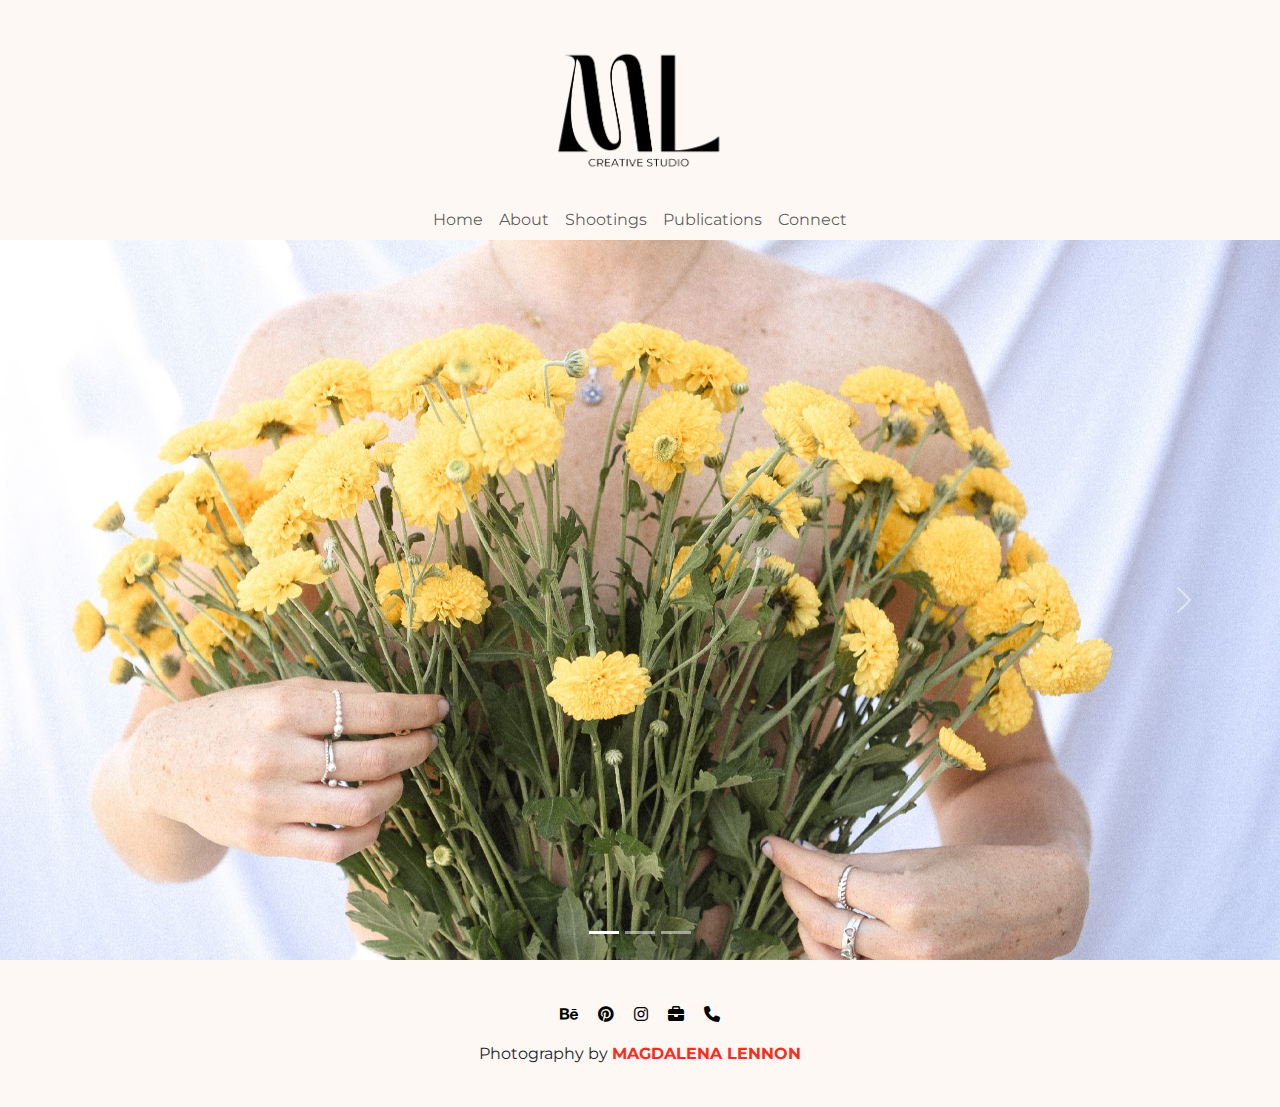
<file: index.html>
<!DOCTYPE html>
<html lang="en">
<head>
    <meta charset="UTF-8">
    <meta name="viewport" content="width=device-width, initial-scale=1.0">

    <!-- ICONS -->
    <link rel="stylesheet" href="https://cdnjs.cloudflare.com/ajax/libs/font-awesome/6.5.1/css/all.min.css">

    <!-- FAVICON -->
    <link rel="shortcut icon" href="./assets/favicon/favicon.ico" type="image/x-icon">

    <!-- BOOTSTRAP STYLES -->
    <link href="https://cdn.jsdelivr.net/npm/bootstrap@5.3.3/dist/css/bootstrap.min.css" rel="stylesheet" integrity="sha384-QWTKZyjpPEjISv5WaRU9OFeRpok6YctnYmDr5pNlyT2bRjXh0JMhjY6hW+ALEwIH" crossorigin="anonymous">
    
    <!-- CSS STYLES -->
    <link rel="stylesheet" href="./styles/styles.css">

    <title>Mag Lennon</title>
</head>
<body>
    <!-- HEADER: LOGO AND NAV BAR-->
    <div class="container-fluid p-0">
        <div class="row m-0">
        <div class="col-lg-12 col-xs-12 p-0">
            <nav class="navbar navbar-expand-sm p-0">
                <a class="navbar-brand p-0" href="./index.html"><img src="./assets/logoTransparente.png" class="logo" alt="logo"></a>
                <div class="container-fluid mb-10">
                  <button class="navbar-toggler" type="button" data-bs-toggle="collapse" data-bs-target="#collapsibleNavbar">
                    <span class="navbar-toggler-icon"></span>
                  </button>
                  <div class="collapse navbar-collapse justify-content-around" id="collapsibleNavbar">
                    <ul class="navbar-nav">
                      <li class="nav-item">
                        <a class="nav-link" href="./index.html">Home</a>
                      </li>
                      <li class="nav-item">
                        <a class="nav-link" href="./pages/about.html">About</a>
                      </li>
                      <li class="nav-item">
                        <a class="nav-link" href="./pages/shootings.html">Shootings</a>
                      </li>
                      <li class="nav-item">
                        <a class="nav-link" href="./pages/publications.html">Publications</a>
                      </li>
                      <li class="nav-item">
                        <a class="nav-link" href="./pages/connect.html">Connect</a>
                      </li>
                    </ul>
                  </div>
                </div>
              </nav>
        </div>
        </div>
    </div>
    <!-- END HEADER AND NAV BAR -->

    <!-- START CAROUSEL -->

<!-- Carousel -->
<div class="container-fluid">
    <div class="row">
    <div class="col-lg-12 col-xs-12 p-0">
        <div id="demo" class="carousel slide" data-bs-ride="carousel">

            <!-- Indicators/dots -->
            <div class="carousel-indicators">
            <button type="button" data-bs-target="#demo" data-bs-slide-to="0" class="active"></button>
            <button type="button" data-bs-target="#demo" data-bs-slide-to="1"></button>
            <button type="button" data-bs-target="#demo" data-bs-slide-to="2"></button>
            </div>
            
            <!-- The slideshow/carousel -->
            <div class="carousel-inner">
            <div class="carousel-item active">
                <img src="./assets/carousel01.jpg" alt="flowers" class="d-block w-100">
            </div>
            <div class="carousel-item">
                <img src="./assets/carousel02.jpg" alt="red" class="d-block w-100">
            </div>
            <div class="carousel-item">
                <img src="./assets/carousel03.gif" alt="beach" class="d-block w-100">
            </div>
            </div>
            
            <!-- Left and right controls/icons -->
            <button class="carousel-control-prev" type="button" data-bs-target="#demo" data-bs-slide="prev">
            <span class="carousel-control-prev-icon"></span>
            </button>
            <button class="carousel-control-next" type="button" data-bs-target="#demo" data-bs-slide="next">
            <span class="carousel-control-next-icon"></span>
            </button>
        </div>
    </div>
    </div>
</div>  
<!-- END CAROUSEL -->

<!-- FOOTER START-->
<footer>
    <div class="container-fluid">
        <div class="row">
            <div class="col-lg-12 col-xs-12 socialMedia">
                <a href="https://www.behance.net/lennonmagg/">
                    <i class="fa-brands fa-behance social"></i>
                </a>
                <a href="https://ar.pinterest.com/magglennon/">
                    <i class="fa-brands fa-pinterest social"></i>
                </a>
                <a href="https://www.instagram.com/magglennon/">
                    <i class="fa-brands fa-instagram social"></i>
                </a>
                <a href="https://lennonmagdalena.myportfolio.com/">
                    <i class="fa-solid fa-briefcase social"></i>
                </a>
                <a href="./pages/connect.html">
                  <i class="fa-solid fa-phone social"></i>
              </a>
            </div>
        </div>
    </div>
    <p class="copyRight">Photography by <span class="name">Magdalena Lennon</span></p>
</footer>
<!-- FOOTER END -->

<!-- BOOTSTRAP JS -->
    <script src="https://cdn.jsdelivr.net/npm/@popperjs/core@2.11.8/dist/umd/popper.min.js" integrity="sha384-I7E8VVD/ismYTF4hNIPjVp/Zjvgyol6VFvRkX/vR+Vc4jQkC+hVqc2pM8ODewa9r" crossorigin="anonymous"></script>
    <script src="https://cdn.jsdelivr.net/npm/bootstrap@5.3.3/dist/js/bootstrap.min.js" integrity="sha384-0pUGZvbkm6XF6gxjEnlmuGrJXVbNuzT9qBBavbLwCsOGabYfZo0T0to5eqruptLy" crossorigin="anonymous"></script>
</body>
</html>
</file>
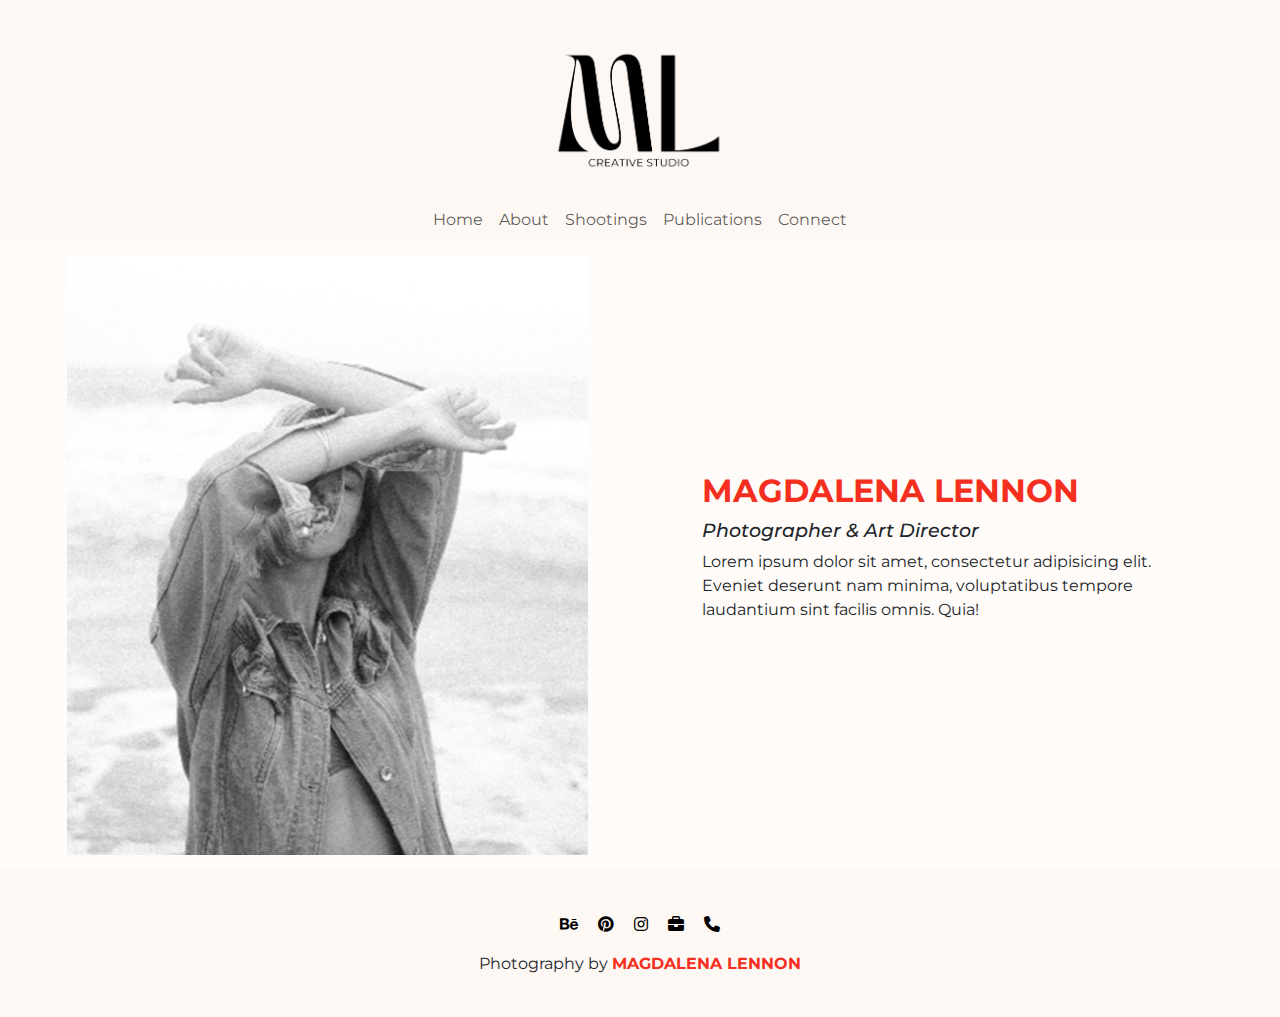
<file: pages/about.html>
<!DOCTYPE html>
<html lang="en">
<head>
    <meta charset="UTF-8">
    <meta name="viewport" content="width=device-width, initial-scale=1.0">

    <!-- ICONS -->
    <link rel="stylesheet" href="https://cdnjs.cloudflare.com/ajax/libs/font-awesome/6.5.1/css/all.min.css">

    <!-- FAVICON -->
    <link rel="shortcut icon" href="../assets/favicon/favicon.ico" type="image/x-icon">

    <!-- BOOTSTRAP STYLES -->
    <link href="https://cdn.jsdelivr.net/npm/bootstrap@5.3.3/dist/css/bootstrap.min.css" rel="stylesheet" integrity="sha384-QWTKZyjpPEjISv5WaRU9OFeRpok6YctnYmDr5pNlyT2bRjXh0JMhjY6hW+ALEwIH" crossorigin="anonymous">
    
    <!-- CSS STYLES -->
    <link rel="stylesheet" href="../styles/styles.css">

    <!-- TITLE -->
    <title>About ML</title>
</head>
<body>
    <!-- HEADER: LOGO AND NAV BAR-->
    <div class="container-fluid p-0">
      <div class="row m-0">
      <div class="col-lg-12 col-xs-12 p-0">
          <nav class="navbar navbar-expand-sm p-0">
              <a class="navbar-brand p-0" href="../index.html"><img src="../assets/logoTransparente.png" class="logo" alt="logo"></a>
              <div class="container-fluid mb-10">
                <button class="navbar-toggler" type="button" data-bs-toggle="collapse" data-bs-target="#collapsibleNavbar">
                  <span class="navbar-toggler-icon"></span>
                </button>
                <div class="collapse navbar-collapse justify-content-around" id="collapsibleNavbar">
                  <ul class="navbar-nav">
                    <li class="nav-item">
                      <a class="nav-link" href="../index.html">Home</a>
                    </li>
                    <li class="nav-item">
                      <a class="nav-link" href="../pages/about.html">About</a>
                    </li>
                    <li class="nav-item">
                      <a class="nav-link" href="../pages/shootings.html">Shootings</a>
                    </li>
                    <li class="nav-item">
                      <a class="nav-link" href="../pages/publications.html">Publications</a>
                    </li>
                    <li class="nav-item">
                      <a class="nav-link" href="../pages/connect.html">Connect</a>
                    </li>
                  </ul>
                </div>
              </div>
            </nav>
      </div>
      </div>
  </div>
    <!-- END HEADER AND NAV BAR -->

    <!-- MAIN ABOUT START -->
    <div class="container-fluid m-0">
      <div class="row rowAbout">
        <div class="col-lg-5 col-md-5 col-xs-12 fotoAbout">
        </div>
        <div class="col-lg-5 col-md-5 col-xs-12 textAbout">
          <h2 class="nameAbout">Magdalena Lennon</h2>
          <h3>Photographer & Art Director</h3>
          <p>Lorem ipsum dolor sit amet, consectetur adipisicing elit. Eveniet deserunt nam minima, voluptatibus tempore laudantium sint facilis omnis. Quia!</p>
        </div>
      </div>
    </div>

    <!-- MAIN ABOUT END -->

    <!-- FOOTER START-->
    <footer>
        <div class="container-fluid">
            <div class="row">
                <div class="col-lg-12 col-xs-12 socialMedia">
                    <a href="https://www.behance.net/lennonmagg/">
                        <i class="fa-brands fa-behance social"></i>
                    </a>
                    <a href="https://ar.pinterest.com/magglennon/">
                        <i class="fa-brands fa-pinterest social"></i>
                    </a>
                    <a href="https://www.instagram.com/magglennon/">
                        <i class="fa-brands fa-instagram social"></i>
                    </a>
                    <a href="https://lennonmagdalena.myportfolio.com/">
                        <i class="fa-solid fa-briefcase social"></i>
                    </a>
                    <a href="../pages/connect.html">
                    <i class="fa-solid fa-phone social"></i>
                </a>
                </div>
            </div>
        </div>
        <p class="copyRight">Photography by <span class="name">Magdalena Lennon</span></p>
    </footer>
    <!-- FOOTER END -->

    <!-- BOOTSTRAP JS -->
        <script src="https://cdn.jsdelivr.net/npm/@popperjs/core@2.11.8/dist/umd/popper.min.js" integrity="sha384-I7E8VVD/ismYTF4hNIPjVp/Zjvgyol6VFvRkX/vR+Vc4jQkC+hVqc2pM8ODewa9r" crossorigin="anonymous"></script>
        <script src="https://cdn.jsdelivr.net/npm/bootstrap@5.3.3/dist/js/bootstrap.min.js" integrity="sha384-0pUGZvbkm6XF6gxjEnlmuGrJXVbNuzT9qBBavbLwCsOGabYfZo0T0to5eqruptLy" crossorigin="anonymous"></script>
</body>
</html>
</file>
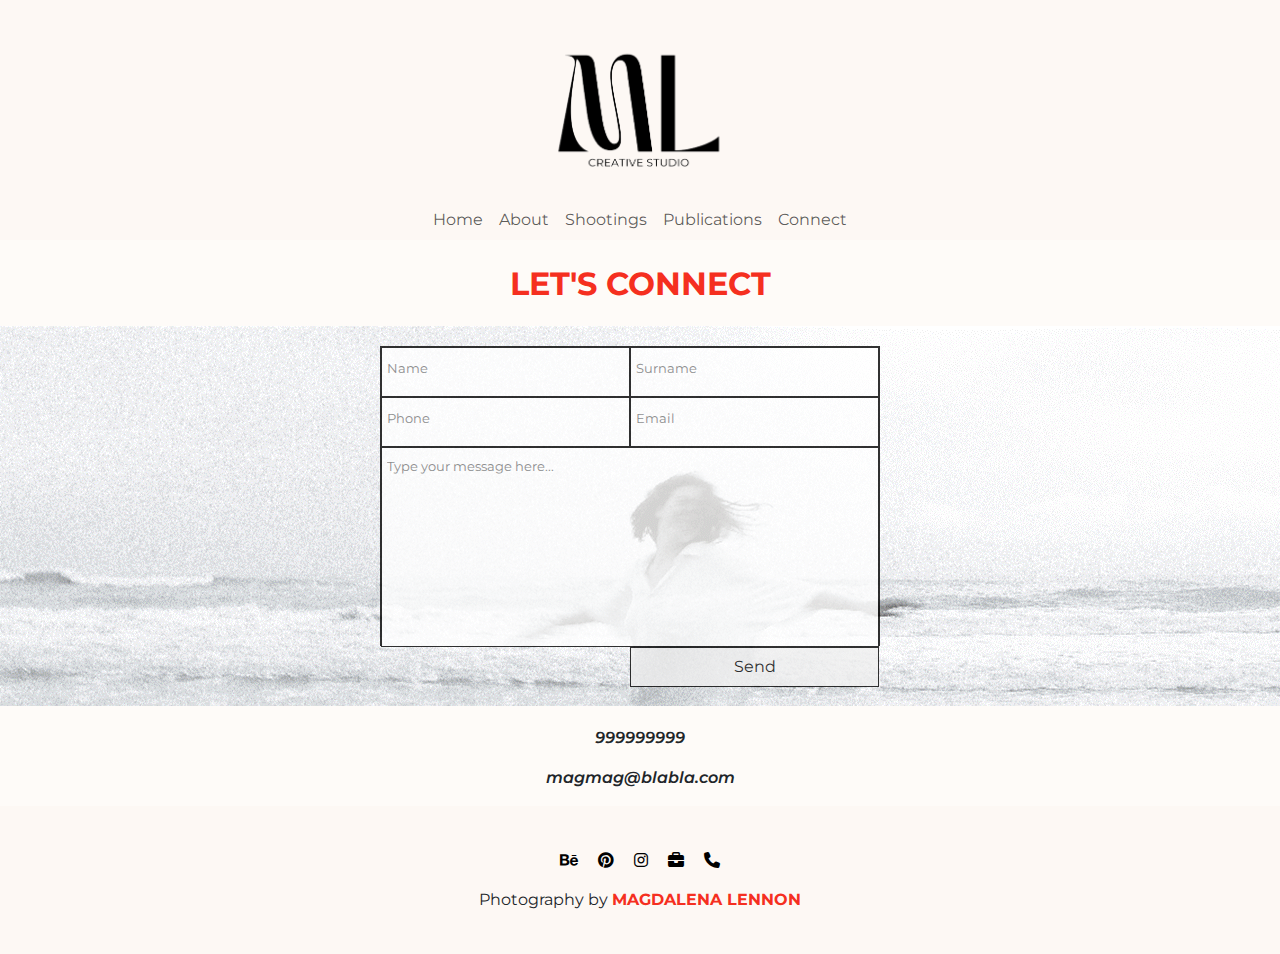
<file: pages/connect.html>
<!DOCTYPE html>
<html lang="en">
<head> 
<!-- META TAGS -->
    <meta charset="UTF-8">
    <meta name="viewport" content="width=device-width, initial-scale=1.0">

<!-- ICONS -->
    <link rel="stylesheet" href="https://cdnjs.cloudflare.com/ajax/libs/font-awesome/6.5.1/css/all.min.css">

<!-- FAVICON -->
    <link rel="shortcut icon" href="../assets/favicon/favicon.ico" type="image/x-icon">

<!-- BOOTSTRAP STYLES -->
    <link href="https://cdn.jsdelivr.net/npm/bootstrap@5.3.3/dist/css/bootstrap.min.css" rel="stylesheet" integrity="sha384-QWTKZyjpPEjISv5WaRU9OFeRpok6YctnYmDr5pNlyT2bRjXh0JMhjY6hW+ALEwIH" crossorigin="anonymous">
    
<!-- CSS STYLES -->
    <link rel="stylesheet" href="../styles/styles.css">

<!-- TITLE -->
    <title>Connect</title>
</head>
<body>
<!-- HEADER: LOGO AND NAV BAR-->
    <div class="container-fluid p-0">
      <div class="row m-0">
      <div class="col-lg-12 col-xs-12 p-0">
          <nav class="navbar navbar-expand-sm p-0">
              <a class="navbar-brand p-0" href="../index.html"><img src="../assets/logoTransparente.png" class="logo" alt="logo"></a>
              <div class="container-fluid mb-10">
                <button class="navbar-toggler" type="button" data-bs-toggle="collapse" data-bs-target="#collapsibleNavbar">
                  <span class="navbar-toggler-icon"></span>
                </button>
                <div class="collapse navbar-collapse justify-content-around" id="collapsibleNavbar">
                  <ul class="navbar-nav">
                    <li class="nav-item">
                      <a class="nav-link" href="../index.html">Home</a>
                    </li>
                    <li class="nav-item">
                      <a class="nav-link" href="../pages/about.html">About</a>
                    </li>
                    <li class="nav-item">
                      <a class="nav-link" href="../pages/shootings.html">Shootings</a>
                    </li>
                    <li class="nav-item">
                      <a class="nav-link" href="../pages/publications.html">Publications</a>
                    </li>
                    <li class="nav-item">
                      <a class="nav-link" href="../pages/connect.html">Connect</a>
                    </li>
                  </ul>
                </div>
              </div>
            </nav>
      </div>
      </div>
  </div>
<!-- END HEADER AND NAV BAR -->
 
<!-- MAIN START -->
  <main>
    <h2 class="titleConnect">Let's connect</h2>
    <div class="formDiv">
        <!-- <div class="imageAbout">
        </div> -->
        <form action="" class="form formGrid">
            <input type="text" placeholder="Name" class="form formName">
            <input type="text" placeholder="Surname" class="form formSurname">
            <input type="tel" placeholder="Phone" class="form formPhone">
            <input type="email" placeholder="Email" class="form formEmail">
            <input type="text" placeholder="Type your message here..." class="form formText">
            <input type="submit" value="Send" class="form formSubmit">
        </form>
    </div>
    <div class="textConnect">
        <p>999999999</p>
        <p>magmag@blabla.com</p>
    </div>
  </main>
<!-- MAIN END -->


<!-- FOOTER START -->
  <footer>
    <div class="container-fluid">
        <div class="row">
            <div class="col-lg-12 col-xs-12 socialMedia">
                <a href="https://www.behance.net/lennonmagg/">
                    <i class="fa-brands fa-behance social"></i>
                </a>
                <a href="https://ar.pinterest.com/magglennon/">
                    <i class="fa-brands fa-pinterest social"></i>
                </a>
                <a href="https://www.instagram.com/magglennon/">
                    <i class="fa-brands fa-instagram social"></i>
                </a>
                <a href="https://lennonmagdalena.myportfolio.com/">
                    <i class="fa-solid fa-briefcase social"></i>
                </a>
                <a href="../pages/connect.html">
                <i class="fa-solid fa-phone social"></i>
            </a>
            </div>
        </div>
    </div>
    <p class="copyRight">Photography by <span class="name">Magdalena Lennon</span></p>
  </footer>
<!-- FOOTER END -->

<!-- BOOTSTRAP JS -->
        <script src="https://cdn.jsdelivr.net/npm/@popperjs/core@2.11.8/dist/umd/popper.min.js" integrity="sha384-I7E8VVD/ismYTF4hNIPjVp/Zjvgyol6VFvRkX/vR+Vc4jQkC+hVqc2pM8ODewa9r" crossorigin="anonymous"></script>
        <script src="https://cdn.jsdelivr.net/npm/bootstrap@5.3.3/dist/js/bootstrap.min.js" integrity="sha384-0pUGZvbkm6XF6gxjEnlmuGrJXVbNuzT9qBBavbLwCsOGabYfZo0T0to5eqruptLy" crossorigin="anonymous"></script>
</body>
</html>
</file>
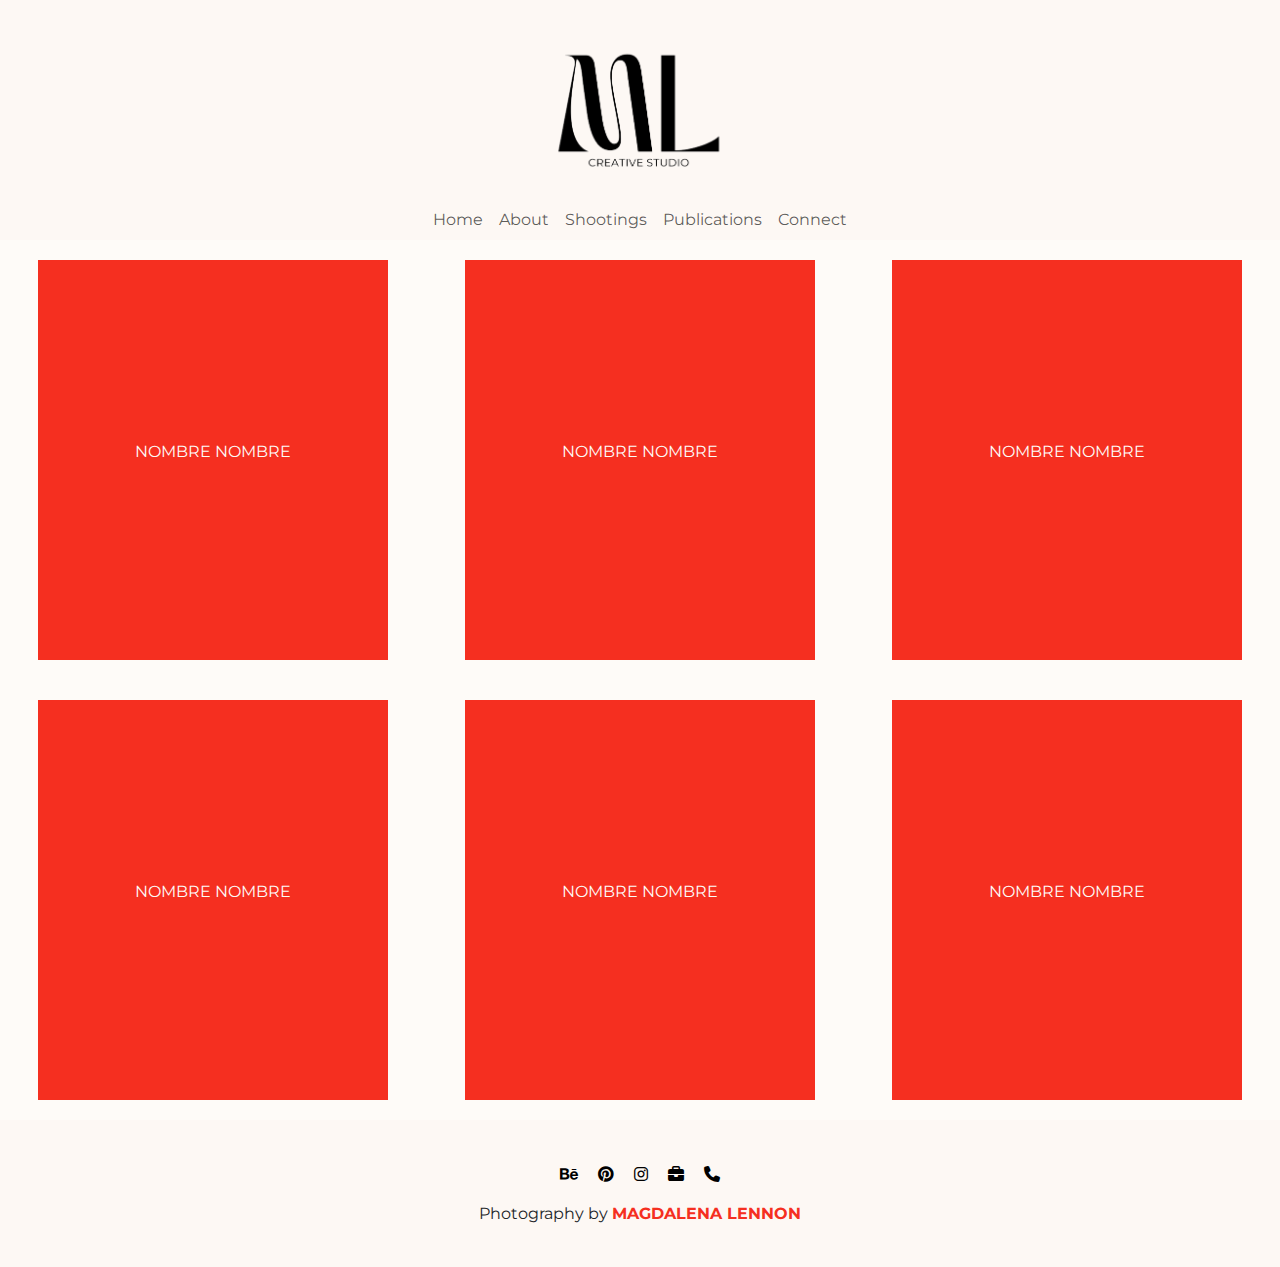
<file: pages/publications.html>
<!DOCTYPE html>
<html lang="en">
<head>
<!-- META TAGS -->
    <meta charset="UTF-8">
    <meta name="viewport" content="width=device-width, initial-scale=1.0">

<!-- ICONS -->
    <link rel="stylesheet" href="https://cdnjs.cloudflare.com/ajax/libs/font-awesome/6.5.1/css/all.min.css">

<!-- FAVICON -->
    <link rel="shortcut icon" href="../assets/favicon/favicon.ico" type="image/x-icon">

<!-- BOOTSTRAP STYLES -->
    <link href="https://cdn.jsdelivr.net/npm/bootstrap@5.3.3/dist/css/bootstrap.min.css" rel="stylesheet" integrity="sha384-QWTKZyjpPEjISv5WaRU9OFeRpok6YctnYmDr5pNlyT2bRjXh0JMhjY6hW+ALEwIH" crossorigin="anonymous">
    
<!-- CSS STYLES -->
    <link rel="stylesheet" href="../styles/styles.css">

<!-- TITLE -->
    <title>Publications</title>
</head>
<body>
<!-- HEADER: LOGO AND NAV BAR-->
    <div class="container-fluid p-0">
      <div class="row m-0">
      <div class="col-lg-12 col-xs-12 p-0">
          <nav class="navbar navbar-expand-sm p-0">
              <a class="navbar-brand p-0" href="../index.html"><img src="../assets/logoTransparente.png" class="logo" alt="logo"></a>
              <div class="container-fluid mb-10">
                <button class="navbar-toggler" type="button" data-bs-toggle="collapse" data-bs-target="#collapsibleNavbar">
                  <span class="navbar-toggler-icon"></span>
                </button>
                <div class="collapse navbar-collapse justify-content-around" id="collapsibleNavbar">
                  <ul class="navbar-nav">
                    <li class="nav-item">
                      <a class="nav-link" href="../index.html">Home</a>
                    </li>
                    <li class="nav-item">
                      <a class="nav-link" href="../pages/about.html">About</a>
                    </li>
                    <li class="nav-item">
                      <a class="nav-link" href="../pages/shootings.html">Shootings</a>
                    </li>
                    <li class="nav-item">
                      <a class="nav-link" href="../pages/publications.html">Publications</a>
                    </li>
                    <li class="nav-item">
                      <a class="nav-link" href="../pages/connect.html">Connect</a>
                    </li>
                  </ul>
                </div>
              </div>
            </nav>
      </div>
      </div>
  </div>
<!-- END HEADER AND NAV BAR -->

<!-- MAIN BEGINS -->
  <div class="container-fluid">
      <div class="row rowPub">
        <div class="col-lg-4 col-xs-12 pub pub01">
          <p>nombre nombre</p> <!-- En un futuro esto será una etiqueta "a" que vaya a un carrusel de fotos-->
        </div>
        <div class="col-lg-4 col-xs-12 pub pub02">
          <p>nombre nombre</p> <!-- En un futuro esto será una etiqueta "a" que vaya a un carrusel de fotos-->
        </div>
        <div class="col-lg-4 col-xs-12 pub pub03">
          <p>nombre nombre</p> <!-- En un futuro esto será una etiqueta "a" que vaya a un carrusel de fotos-->
        </div>
      </div>
      <div class="row rowPub">
        <div class="col-lg-4 col-xs-12 pub pub04">
          <p>nombre nombre</p> <!-- En un futuro esto será una etiqueta "a" que vaya a un carrusel de fotos-->
        </div>
        <div class="col-lg-4 col-xs-12 pub pub05">
          <p>nombre nombre</p> <!-- En un futuro esto será una etiqueta "a" que vaya a un carrusel de fotos-->
        </div>
        <div class="col-lg-4 col-xs-12 pub pub06">
          <p>nombre nombre</p> <!-- En un futuro esto será una etiqueta "a" que vaya a un carrusel de fotos-->
        </div>
      </div>
  </div>

<!-- MAIN ENDS -->
<!-- FOOTER START-->
    <footer>
        <div class="container-fluid">
            <div class="row">
                <div class="col-lg-12 col-xs-12 socialMedia">
                    <a href="https://www.behance.net/lennonmagg/">
                        <i class="fa-brands fa-behance social"></i>
                    </a>
                    <a href="https://ar.pinterest.com/magglennon/">
                        <i class="fa-brands fa-pinterest social"></i>
                    </a>
                    <a href="https://www.instagram.com/magglennon/">
                        <i class="fa-brands fa-instagram social"></i>
                    </a>
                    <a href="https://lennonmagdalena.myportfolio.com/">
                        <i class="fa-solid fa-briefcase social"></i>
                    </a>
                    <a href="../pages/connect.html">
                    <i class="fa-solid fa-phone social"></i>
                </a>
                </div>
            </div>
        </div>
        <p class="copyRight">Photography by <span class="name">Magdalena Lennon</span></p>
    </footer>
<!-- FOOTER END -->

<!-- BOOTSTRAP JS -->
        <script src="https://cdn.jsdelivr.net/npm/@popperjs/core@2.11.8/dist/umd/popper.min.js" integrity="sha384-I7E8VVD/ismYTF4hNIPjVp/Zjvgyol6VFvRkX/vR+Vc4jQkC+hVqc2pM8ODewa9r" crossorigin="anonymous"></script>
        <script src="https://cdn.jsdelivr.net/npm/bootstrap@5.3.3/dist/js/bootstrap.min.js" integrity="sha384-0pUGZvbkm6XF6gxjEnlmuGrJXVbNuzT9qBBavbLwCsOGabYfZo0T0to5eqruptLy" crossorigin="anonymous"></script>
</body>
</html>
</file>
<file: styles/styles.css>
/* FONTS */

@import url('https://fonts.googleapis.com/css2?family=Gabarito:wght@400..900&family=Montserrat:ital,wght@0,100..900;1,100..900&display=swap');

/* font-family: "Montserrat", sans-serif;
font-family: "Gabarito", sans-serif; */

/* GENERAL STYLES */

/* RESET */

*{
    margin: 0;
    padding: 0;
    box-sizing: border-box;
}

/* GENERAL WEBSITE STYLES */

body{
    background-color: rgb(254, 251, 248);
}

h1, h2, h3, p, a, input {
    font-family: "Montserrat", sans-serif;
}

h1, h2{
    color: #f52f20;
    font-weight: bold;
    text-transform: uppercase;
    text-align: center;
}

h3{
    font-style: italic;
    font-size:larger;
}

/* NAV BAR STYLES */

nav{
    background-color: rgb(253, 248, 244);
    flex-direction: column;
    font-size: medium;
}

.nav-link{
    text-align: center;
}

.nav-link:hover{
    color: #f52f20;
}

.logo{
    width: 200px;
}

/* FOOTER STYLES START */

footer{
    padding: 2%;
    background-color: rgb(253, 248, 244);
}

.socialMedia{
    display: flex;
    flex-direction: row;
    justify-content: center;
}

.social{
    color: black;
    margin: 20px 10px;
}

.social:hover{
    color: #f52f20;
}

.copyRight{
    font-family: "Montserrat", sans-serif;
    text-align: center;
}

.name{
    color: #f52f20;
    text-transform: uppercase;
    font-weight: bold;
}
/* FOOTER STYLES END */

/* SHOOTINGS PAGE STYLES START */

/* GRID STYLE: MOBILE FIRST */
.grid{
    width: 100%;
    display: grid;
    grid-template-columns: 1fr;
    grid-template-rows: repeat(7, 400px);
    gap:10px;
    margin-top: 10px;
}

.grid-item{
    background-size: cover;
    background-position: center;
}

.item01{
    background-image: url(../assets/shoot04.jpg);
    background-position: bottom;
}
.item02{
    background-image: url(../assets/shoot03.jpg);
}
.item03{
    background-image: url(../assets/shoot07.jpg);
}
.item04{
    background-image: url(../assets/shoot01.jpg);
}
.item05{
    background-image: url(../assets/shoot08.jpg);
}
.item06{
    background-image: url(../assets/shoot02.jpg);
}
.item07{
    background-image: url(../assets/shoot06.jpg);
}

/* SHOOTINGS STYLES END */

/* OTHER PAGES' STYLES - NO ES PARTE DE LA SEGUNDA ENTREGA */

/* ABOUT PAGE STYLES BEGIN */
.rowAbout{
    padding: 15px;
    display: flex;
    justify-content: space-around;
    text-align: center;
}

.fotoAbout{
    background-image: url(../assets/magui.png);
    height: 600px;
    object-fit: cover;
    background-position: bottom;
}

.textAbout{
    padding: 10px;
}

.nameAbout{
    text-transform: uppercase;
}
/* ABOUT PAGE STYLES END */

/* PUBLICATIONS PAGE STYLES START */

.rowPub{
    display: flex;
    justify-content: space-around;
}
.pub{
    background-color: #f52f20;
    height: 400px;
    width: 350px;
    display: flex;
    align-items: center;
    justify-content: center;
    margin: 20px 10px;
}

.pub p{
   color: rgb(254, 251, 248);
   text-transform: uppercase;
}

/* PUBLICATIONS PAGE STYLES END */

/* CONNECT PAGE STYLES START */

.titleConnect{
    padding: 15px;
    margin-top: 10px;
}

.formDiv{
    display: flex;
    justify-content: space-around;
    align-items: center;
    background-image: url(../assets/carousel03.gif);
    object-fit: fill;
}

.formGrid{
    display: grid;
    grid-template-columns: 1fr 1fr;
    grid-template-rows: 50px 50px 200px 40px;
    height: 300px;
    width: 500px;
    margin: 20px 20px 60px 20px;
    opacity: 0.8;
    border: #000000 solid 1px;
}

.formGrid input{
    border: #000000 solid 1px;
}

.formText{
    grid-column: 1/3;
}

.formSubmit{
    grid-column: 2/3;
}

input::placeholder {
    font-size: smaller;
    text-align: start;
    position: absolute;
    left: 5px;
}

.formText::placeholder{
    top: 10px;
}

.textConnect{
    display: flex;
    flex-direction: column;
    justify-content: center;
    align-items: center;
    text-align: center;
    padding-top: 20px;
    font-weight: 600;
    font-style: italic;
}

/* CONNECT PAGE STYLES END */


/* MEDIA QUERIES START */

@media screen and (min-width:720px) {

/* SHOOTINGS PAGE STYLES */

    .grid{
        width: 100%;
        display: grid;
        grid-template-columns: 1fr 1fr;
        grid-template-rows: repeat(6, 400px);
        gap:10px;
        margin-top: 10px;
    }

    .item01{
        grid-row: 2/4;
    }
    .item02{
        grid-column: 1/3;
        grid-row: 1/2;
    }
    .item04{
        grid-row: 3/5;
    }
    .item05{
        grid-row: 4/6;
    }
    .item07{
        grid-column: 1/3;
    }

/* ABOUT PAGE STYLES */
    .rowAbout{
        display: flex;
        align-items: center;
        text-align: left;
    }

    .textAbout {
        text-align: left;
    }

    .textAbout h2{
        text-align: left;
    }

/* CONNECT PAGE STYLES */

    .rowConnect{
        display: flex;
        flex-direction: row;
        align-items: center;
        justify-content: space-evenly;
    }
    
    .formGrid{
        margin-left: 0;
    }
}

@media screen and (min-width:960px) { 
    .grid{
        width: 100%;
        display: grid;
        grid-template-columns: 1fr 1fr 1fr 1fr;
        grid-template-rows: repeat(3, 250px);
        gap:10px;
    }
    .item01{
        grid-row: 1/3;
    }
    .item02{
        grid-column: 2/4;
    }
    .item03{
        grid-row: 1/3;
        grid-column: 4/5;
    }
    .item04{
        grid-row: 2/4;
    }
    .item05{
        grid-row: 2/4;
    }
    .item07{
        grid-column: 4/5;
    }
}

@media screen and (max-width:1024px) { 
    .carousel-item img{
        height:500px;
        object-fit: cover;
    }
}

/* MEDIA QUERIES END */
</file>
